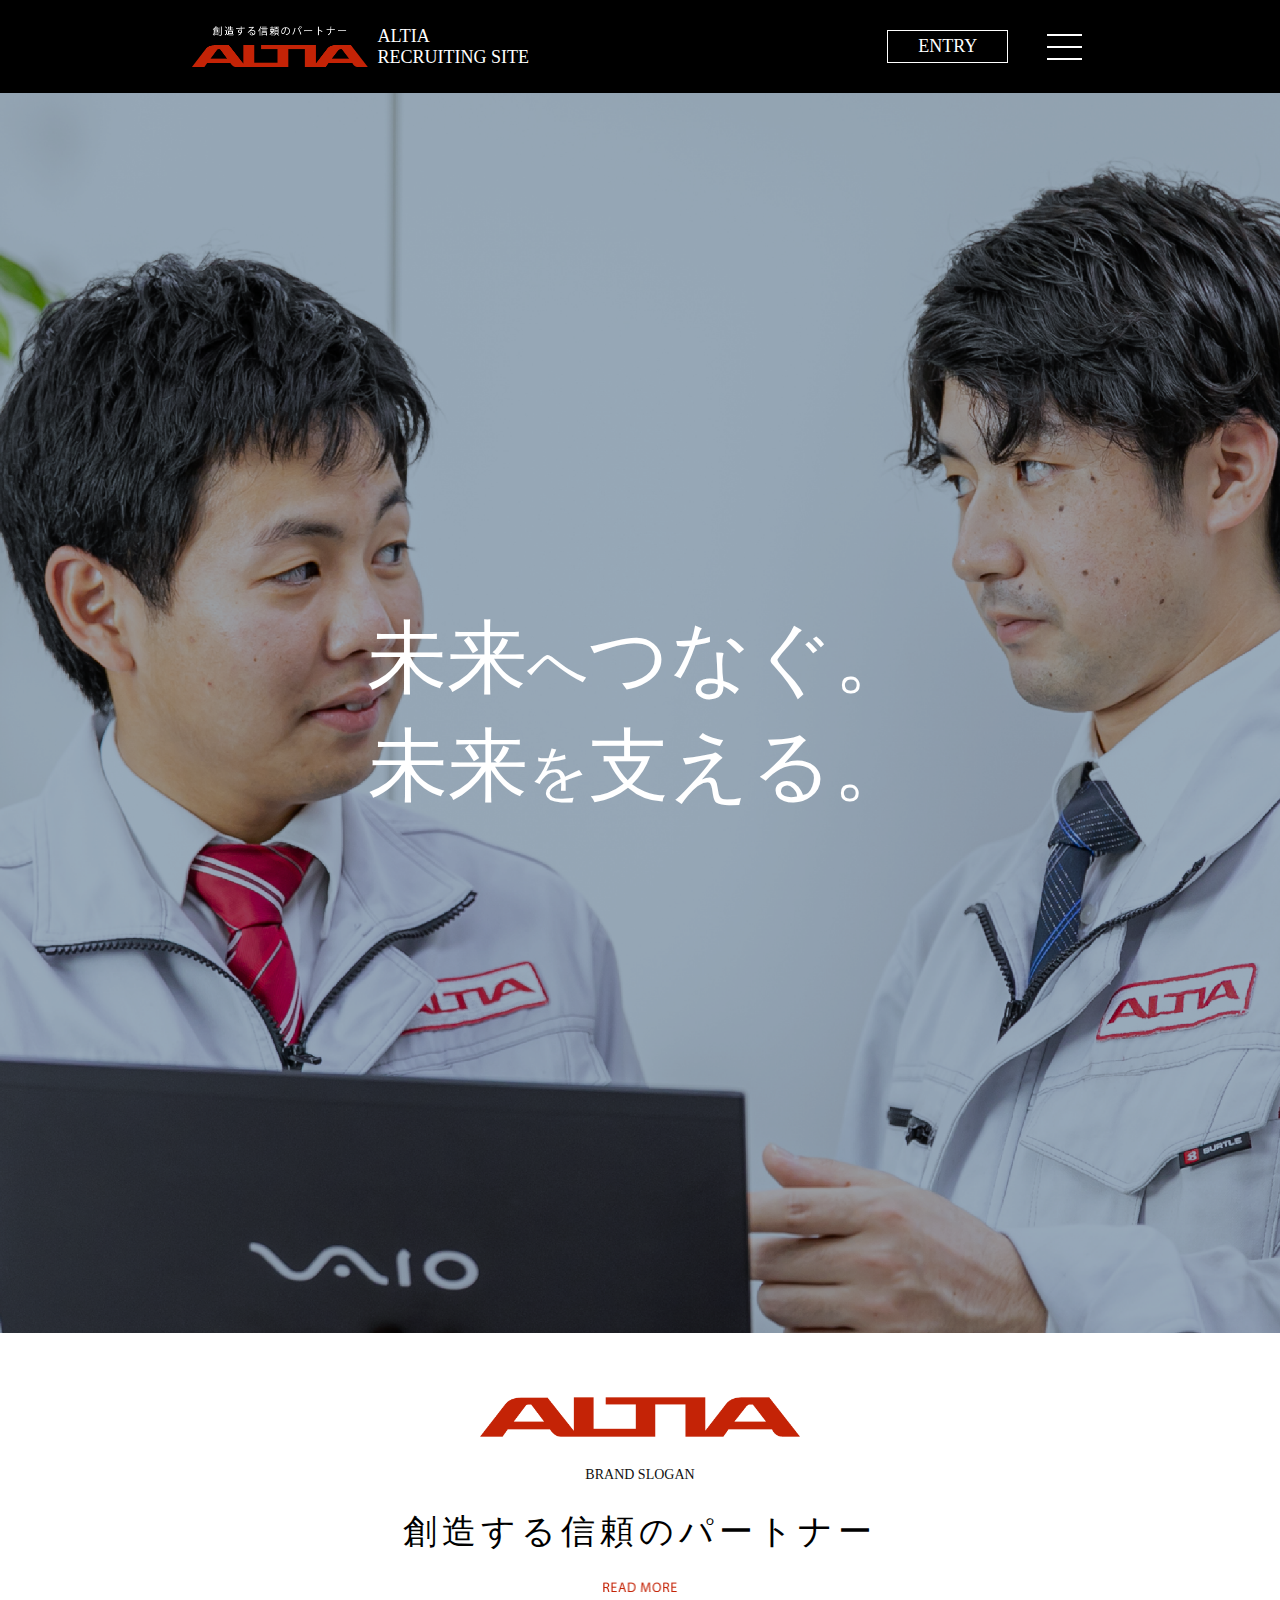
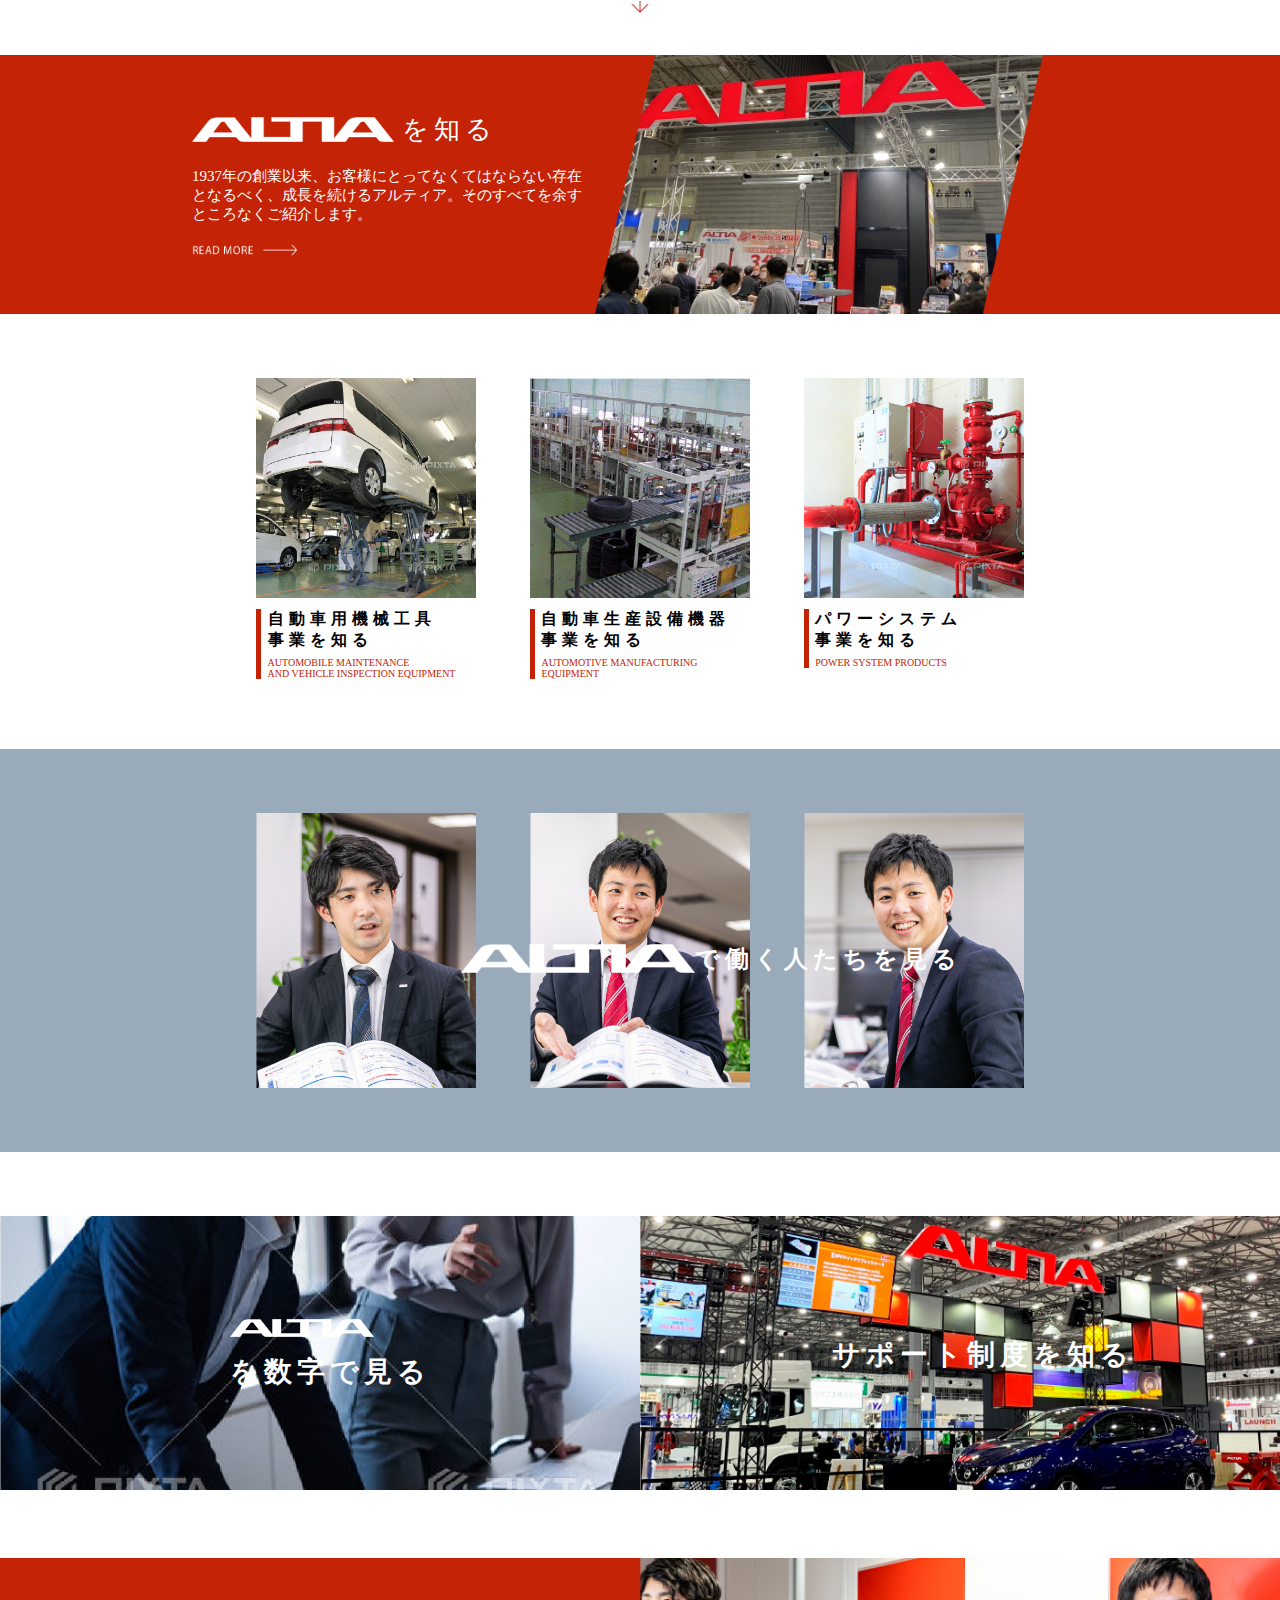
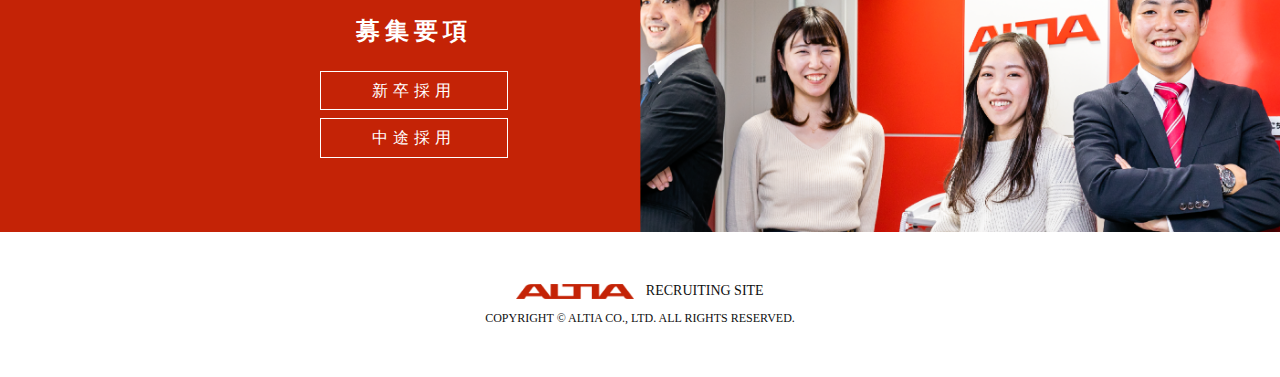
<file: index.html>
<!DOCTYPE html>
<html>
  <head>
    <meta charset="UTF-8" />
    <meta name="viewport" content="width=device-width,initial-scale=1" />
	<link href="https://fonts.googleapis.com/icon?family=Material+Icons" rel="stylesheet">
    <link rel="stylesheet" href="https://cdnjs.cloudflare.com/ajax/libs/font-awesome/4.7.0/css/font-awesome.min.css">
    <title>ALTIA</title>
    <meta name="robots" content="noindex" />
    <link rel="favicon"  href="img/favicon.png">
    <link rel="stylesheet" href="css/style.css" type="text/css"/>
    <link rel="stylesheet" href="css/style_sp.css" type="text/css"/>
  </head>

  <body>
	<header>
      <div class="header">
          <div class="header_content">
            <div class="logo">
              <a href="index.html">
                <img src="img/logo_white.png" class="logo-white">
                <p>ALTIA<br>RECRUITING SITE</p>
              </a>
              
            </div>                
            <div class="menu_btn">
                <a href="#" class="header_entry">ENTRY</a>
                
                <div class="container" onclick="openNav(this)">
                    <div class="bar1"></div>
                    <div class="bar2"></div>
                    <div class="bar3"></div>
                </div>
            </div>
          </div>

        <div id="myNav" class="overlay">
            <div class="hamburger-header">
                <div class="hamburger">
                   <a href="index.html">
                    <img src="img/logo_black.png" class="logo-black">
                    <p>ALTIA<br>RECRUITING SITE</p>
                  </a> 
                </div>
                <div class="hamburger-container" onclick="openNav(this)">
                    <div class="bar1"></div>
                    <div class="bar2"></div>
                    <div class="bar3"></div>
                </div>
            </div>
            
            <div class="overlay-content">
                <div class="hamburger_entry">
                    <a href="#">ENTRY</a>
                </div>
              <ul class="main-menu"> 
                  <li class=""><a href="#">ALTIAを知る<span class="right"></span></a></li>
                  <li class="sub-works">
                    <a href="#">事業を知る<span class="plus"></span></a>
                    <ul class="sub-menu">
                        <li>
                            <a href="#">
                                <svg version="1.1" xmlns="http://www.w3.org/2000/svg" xmlns:xlink="http://www.w3.org/1999/xlink" x="0px" y="0px" width="40px"
                                 height="1px" viewBox="0 0 59.5 1" style="overflow:visible;background:grey;" >
                             </svg>自動車用機械工具事業を知る
                            </a>
                        </li>
                        <li>
                            <a href="#">
                                <svg version="1.1" xmlns="http://www.w3.org/2000/svg" xmlns:xlink="http://www.w3.org/1999/xlink" x="0px" y="0px" width="40px"
                                 height="1px" viewBox="0 0 59.5 1" style="overflow:visible;background:grey;" >
                             </svg>自動車生産設備機器事業を知る
                            </a>
                        </li>
                        <li>
                            <a href="#">
                                <svg version="1.1" xmlns="http://www.w3.org/2000/svg" xmlns:xlink="http://www.w3.org/1999/xlink" x="0px" y="0px" width="40px"
                                 height="1px" viewBox="0 0 59.5 1" style="overflow:visible;background:grey;" >
                             </svg>パワーシステム事業を知る
                            </a>
                        </li>
                    </ul>
                  </li>
                  <li class="sub-depart">
                    <a href="#">ALTIAで働く人たちを見る<span class="coming">COMING SOON</span><span class="plus"></span></a>
                    <ul class="sub-menu">
                        <li>
                            <a href="#">
                                <svg version="1.1" xmlns="http://www.w3.org/2000/svg" xmlns:xlink="http://www.w3.org/1999/xlink" x="0px" y="0px" width="40px"
                                 height="1px" viewBox="0 0 59.5 1" style="overflow:visible;background:grey;" >
                             </svg>名前□□□□    □□□部□□□□□□□□
                            </a>
                        </li>
                        <li>
                            <a href="#">
                                <svg version="1.1" xmlns="http://www.w3.org/2000/svg" xmlns:xlink="http://www.w3.org/1999/xlink" x="0px" y="0px" width="40px"
                                 height="1px" viewBox="0 0 59.5 1" style="overflow:visible;background:grey;" >
                             </svg>名前□□□□    □□□部□□□□□□□□
                            </a>
                        </li>
                        <li>
                            <a href="#">
                                <svg version="1.1" xmlns="http://www.w3.org/2000/svg" xmlns:xlink="http://www.w3.org/1999/xlink" x="0px" y="0px" width="40px"
                                 height="1px" viewBox="0 0 59.5 1" style="overflow:visible;background:grey;" >
                             </svg>名前□□□□    □□□部□□□□□□□□
                            </a>
                        </li>
                        <li>
                            <a href="#">
                                <svg version="1.1" xmlns="http://www.w3.org/2000/svg" xmlns:xlink="http://www.w3.org/1999/xlink" x="0px" y="0px" width="40px"
                                 height="1px" viewBox="0 0 59.5 1" style="overflow:visible;background:grey;" >
                             </svg>名前□□□□    □□□部□□□□□□□□
                            </a>
                        </li>
                        <li>
                            <a href="#">
                                <svg version="1.1" xmlns="http://www.w3.org/2000/svg" xmlns:xlink="http://www.w3.org/1999/xlink" x="0px" y="0px" width="40px"
                                 height="1px" viewBox="0 0 59.5 1" style="overflow:visible;background:grey;" >
                             </svg>名前□□□□    □□□部□□□□□□□□
                            </a>
                        </li>
                        <li>
                            <a href="#">
                                <svg version="1.1" xmlns="http://www.w3.org/2000/svg" xmlns:xlink="http://www.w3.org/1999/xlink" x="0px" y="0px" width="40px"
                                 height="1px" viewBox="0 0 59.5 1" style="overflow:visible;background:grey;" >
                             </svg>名前□□□□    □□□部□□□□□□□□
                            </a>
                        </li>
                    </ul>
                  </li>
                  <li class="">
                    <a href="#">ALTIAを数字で見る<span class="coming">COMING SOON</span><span class="right"></span></a>

                  </li>
                  <li class=""><a href="recruit_new.html">新卒採用　募集要項を見る<span class="right"></span></a></li>
                  <li class=""><a href="recruit_old.html">中途採用　募集要項を見る<span class="right"></span></a></li>
              </ul>
              <p>COPYRIGHT © ALTIA CO., LTD. ALL RIGHTS RESERVED.</p>
            </div>
        </div>    
      </div>
    </header>

    <section class="top-banner">
        <h2>未来<span class="small">へ</span>つなぐ。<br>未来<span class="small">を</span>支える。</h2>
    </section>

    <section class="slogan">
        <img src="img/brand_logo.png" class="brand">
        <p>BRAND SLOGAN</p>
        <h4>創造する信頼のパートナー</h4>
        <img src="img/more.png" class="more">
        <p class="slogan-content">
            「お客様にとって身近で親しみやすい<br class="sp">信頼のおけるパートナー」 を目指し、<br>アルティアは1937年の創業以来<br class="sp">成長を続けてきました。<br>自動車業界は日々、急速に進化しています。 <br>新しい技術、便利な機能が増える一方、<br class="sp">進化が新たな未知のリスクをもたらすことも。 <br>私たちの使命は、移り変わる時代の中でも<br> 柔軟な発想や技術力で <br>自動車と社会で生きる人々の安全、命を守ること。 <br>そしてお客様にとって親しみやすく <br>信頼のおけるビジネスパートナーとして<br class="sp">s必要とされ続けること。 <br>アルティアはクルマが走る限り<br class="sp">客様と共に走り続けます。  
        </p>
    </section>
    
    <section class="know">
        <div class="know-content">
            <div class="know-title">
                <img src="img/know_logo.png">
                <h4>を知る</h4>
            </div>
            <p>1937年の創業以来、<br class="sp">お客様にとってなくてはならない存在となるべく、<br class="sp">成長を続けるアルティア。<br class="sp">そのすべてを余すところなくご紹介します。</p>
            <img src="img/more-right.png" class="more-right pc">
            <img src="img/more_white.png" class="more-right sp">
        </div>
        <img src="img/intro_img.png" class="intro-img pc">
        <img src="img/intro_img_sp.png" class="intro-img sp">
    </section>

    <section class="works">
        <div class="work-box">
            <img src="img/work1.png">
            <div class="work-content">
                <h5>自動車用機械工具<br>事業を知る</h5>
                <p>AUTOMOBILE MAINTENANCE<br>AND VEHICLE INSPECTION EQUIPMENT</p>
            </div>
        </div>
        <div class="work-box">
            <img src="img/work2.png">
            <div class="work-content">
                <h5>自動車生産設備機器<br>事業を知る</h5>
                <p>AUTOMOTIVE MANUFACTURING<br>EQUIPMENT</p>
            </div>
        </div>
        <div class="work-box">
            <img src="img/work3.png">
            <div class="work-content">
                <h5>パワーシステム<br>事業を知る</h5>
                <p>POWER SYSTEM PRODUCTS</p>
            </div>
        </div>
    </section>

    <section class="depart">
        <img src="img/1.png">
        <img src="img/2.png">
        <img src="img/3.png">
        <div class="depart-content">
            <img src="img/know_logo.png">
            <h4>で働く人たちを見る</h4>
        </div>
    </section>

    <section class="contents">
        <div class="number">
            <a href="#">
                <img src="img/know1.png">
            </a>
            <div class="number-content">
                <img src="img/know_logo.png">
                <h5>を数字で見る</h5>
            </div>
        </div>
        <div class="support">
            <a href="#">
                <img src="img/know2.png">
            </a>
            <div class="support-content">
                <h5>サポート制度を知る</h5>
            </div>
        </div>
    </section>

    <section class="recruit">
        <div class="recruit-content pc">
            <h5>募集要項</h5>
            <p><a href="recruit_new.html">新卒採用</a></p>
            <p><a href="recruit_old.html">中途採用</a></p>
        </div>
        <img src="img/recruit_img.png">
        <div class="recruit-content sp">
            <h5>募集要項</h5>
            <div class="recruit-links">
                <a href="recruit_new.html">新卒採用</a>
                <a href="recruit_old.html">中途採用</a>
            </div>            
        </div>
    </section>

    

    <footer>
       <div class="footer-logo">
   			<a href="index.html">
            	<img src="img/brand_logo.png">
                <p>RECRUITING SITE</p>
            </a>      	
       </div>
        <p class="copyright">COPYRIGHT © ALTIA CO., LTD. ALL RIGHTS RESERVED.</p>
    </footer>

<script src="https://code.jquery.com/jquery-3.5.1.min.js" type="text/javascript"></script>
<script src="js/script.js"></script>

</body>
</html>
</file>
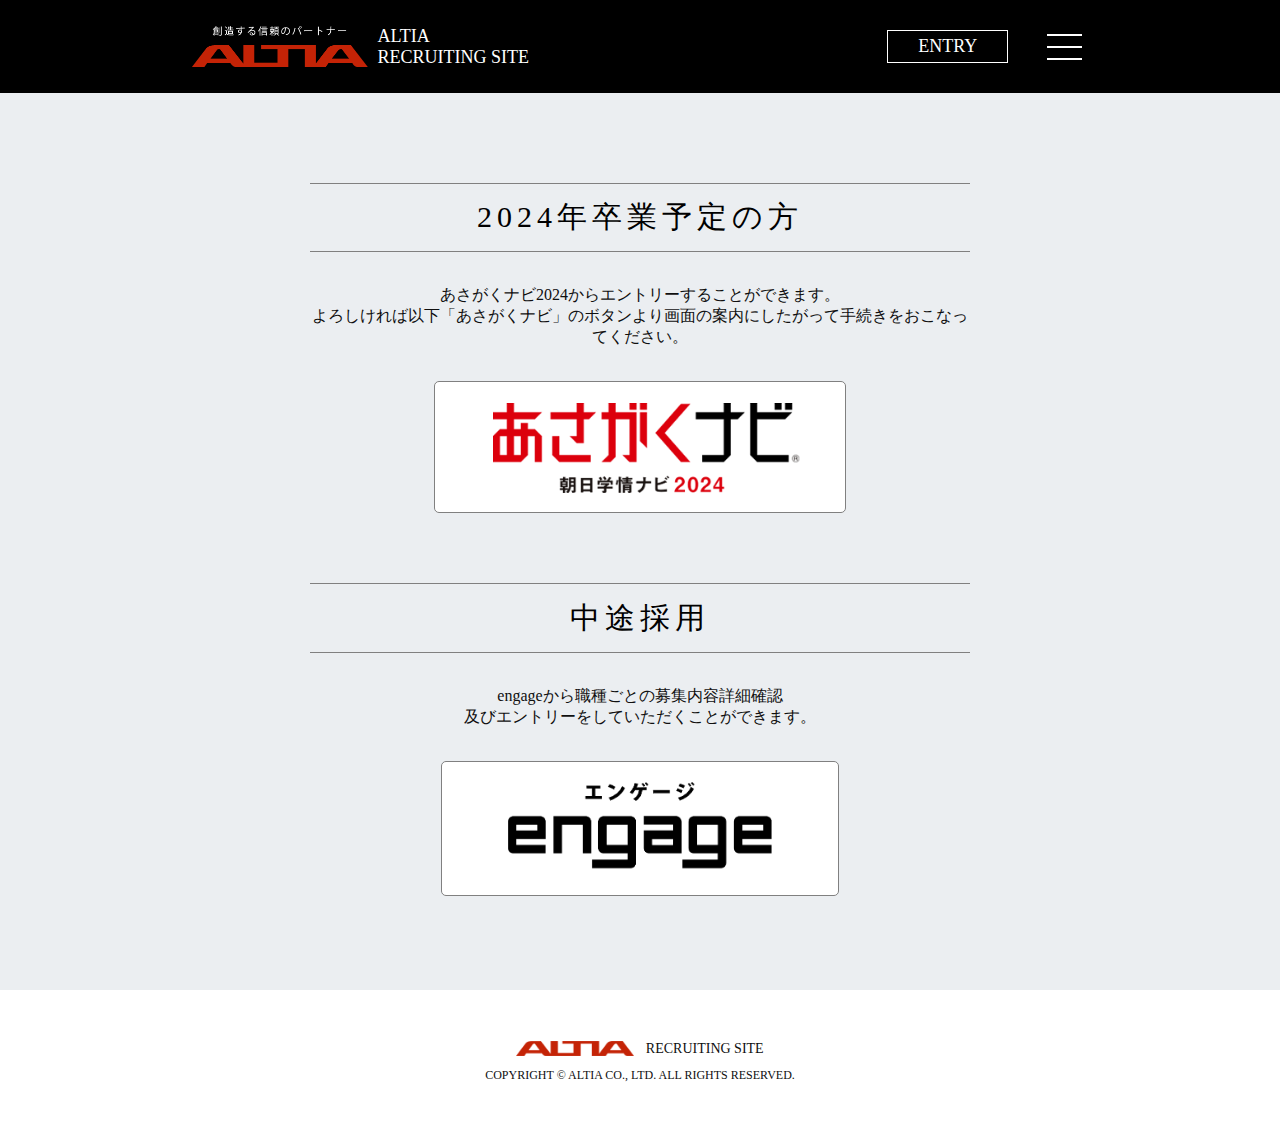
<file: gadge.html>
<!DOCTYPE html>
<html>
  <head>
    <meta charset="UTF-8" />
    <meta name="viewport" content="width=device-width,initial-scale=1" />
	<link href="https://fonts.googleapis.com/icon?family=Material+Icons" rel="stylesheet">
    <link rel="stylesheet" href="https://cdnjs.cloudflare.com/ajax/libs/font-awesome/4.7.0/css/font-awesome.min.css">
    <title>ALTIA</title>
    <meta name="robots" content="noindex" />
    <link rel="favicon"  href="img/favicon.png">
    <link rel="stylesheet" href="css/style.css" type="text/css"/>
    <link rel="stylesheet" href="css/style_sp.css" type="text/css"/>
  </head>

  <body class="gadge">
	<header>
      <div class="header">
          <div class="header_content">
            <div class="logo">
              <a href="index.html">
                <img src="img/logo_white.png" class="logo-white">
                <p>ALTIA<br>RECRUITING SITE</p>
              </a>
              
            </div>                
            <div class="menu_btn">
                <a href="#" class="header_entry">ENTRY</a>
                
                <div class="container" onclick="openNav(this)">
                    <div class="bar1"></div>
                    <div class="bar2"></div>
                    <div class="bar3"></div>
                </div>
            </div>
          </div>

        <div id="myNav" class="overlay">
            <div class="hamburger-header">
                <div class="hamburger">
                   <a href="index.html">
                    <img src="img/logo_black.png" class="logo-black">
                    <p>ALTIA<br>RECRUITING SITE</p>
                  </a> 
                </div>
                <div class="hamburger-container" onclick="openNav(this)">
                    <div class="bar1"></div>
                    <div class="bar2"></div>
                    <div class="bar3"></div>
                </div>
            </div>
            
            <div class="overlay-content">
                <div class="hamburger_entry">
                    <a href="#">ENTRY</a>
                </div>
              <ul class="main-menu"> 
                  <li class=""><a href="#">ALTIAを知る<span class="right"></span></a></li>
                  <li class="sub-works">
                    <a href="#">事業を知る<span class="plus"></span></a>
                    <ul class="sub-menu">
                        <li>
                            <a href="#">
                                <svg version="1.1" xmlns="http://www.w3.org/2000/svg" xmlns:xlink="http://www.w3.org/1999/xlink" x="0px" y="0px" width="40px"
                                 height="1px" viewBox="0 0 59.5 1" style="overflow:visible;background:grey;" >
                             </svg>自動車用機械工具事業を知る
                            </a>
                        </li>
                        <li>
                            <a href="#">
                                <svg version="1.1" xmlns="http://www.w3.org/2000/svg" xmlns:xlink="http://www.w3.org/1999/xlink" x="0px" y="0px" width="40px"
                                 height="1px" viewBox="0 0 59.5 1" style="overflow:visible;background:grey;" >
                             </svg>自動車生産設備機器事業を知る
                            </a>
                        </li>
                        <li>
                            <a href="#">
                                <svg version="1.1" xmlns="http://www.w3.org/2000/svg" xmlns:xlink="http://www.w3.org/1999/xlink" x="0px" y="0px" width="40px"
                                 height="1px" viewBox="0 0 59.5 1" style="overflow:visible;background:grey;" >
                             </svg>パワーシステム事業を知る
                            </a>
                        </li>
                    </ul>
                  </li>
                  <li class="sub-depart">
                    <a href="#">ALTIAで働く人たちを見る<span class="coming">COMING SOON</span><span class="plus"></span></a>
                    <ul class="sub-menu">
                        <li>
                            <a href="#">
                                <svg version="1.1" xmlns="http://www.w3.org/2000/svg" xmlns:xlink="http://www.w3.org/1999/xlink" x="0px" y="0px" width="40px"
                                 height="1px" viewBox="0 0 59.5 1" style="overflow:visible;background:grey;" >
                             </svg>名前□□□□    □□□部□□□□□□□□
                            </a>
                        </li>
                        <li>
                            <a href="#">
                                <svg version="1.1" xmlns="http://www.w3.org/2000/svg" xmlns:xlink="http://www.w3.org/1999/xlink" x="0px" y="0px" width="40px"
                                 height="1px" viewBox="0 0 59.5 1" style="overflow:visible;background:grey;" >
                             </svg>名前□□□□    □□□部□□□□□□□□
                            </a>
                        </li>
                        <li>
                            <a href="#">
                                <svg version="1.1" xmlns="http://www.w3.org/2000/svg" xmlns:xlink="http://www.w3.org/1999/xlink" x="0px" y="0px" width="40px"
                                 height="1px" viewBox="0 0 59.5 1" style="overflow:visible;background:grey;" >
                             </svg>名前□□□□    □□□部□□□□□□□□
                            </a>
                        </li>
                        <li>
                            <a href="#">
                                <svg version="1.1" xmlns="http://www.w3.org/2000/svg" xmlns:xlink="http://www.w3.org/1999/xlink" x="0px" y="0px" width="40px"
                                 height="1px" viewBox="0 0 59.5 1" style="overflow:visible;background:grey;" >
                             </svg>名前□□□□    □□□部□□□□□□□□
                            </a>
                        </li>
                        <li>
                            <a href="#">
                                <svg version="1.1" xmlns="http://www.w3.org/2000/svg" xmlns:xlink="http://www.w3.org/1999/xlink" x="0px" y="0px" width="40px"
                                 height="1px" viewBox="0 0 59.5 1" style="overflow:visible;background:grey;" >
                             </svg>名前□□□□    □□□部□□□□□□□□
                            </a>
                        </li>
                        <li>
                            <a href="#">
                                <svg version="1.1" xmlns="http://www.w3.org/2000/svg" xmlns:xlink="http://www.w3.org/1999/xlink" x="0px" y="0px" width="40px"
                                 height="1px" viewBox="0 0 59.5 1" style="overflow:visible;background:grey;" >
                             </svg>名前□□□□    □□□部□□□□□□□□
                            </a>
                        </li>
                    </ul>
                  </li>
                  <li class="">
                    <a href="#">ALTIAを数字で見る<span class="coming">COMING SOON</span><span class="right"></span></a>

                  </li>
                  <li class=""><a href="recruit_new.html">新卒採用　募集要項を見る<span class="right"></span></a></li>
                  <li class=""><a href="recruit_old.html">中途採用　募集要項を見る<span class="right"></span></a></li>
              </ul>
              <p>COPYRIGHT © ALTIA CO., LTD. ALL RIGHTS RESERVED.</p>
            </div>
        </div>    
      </div>
    </header>


    <section class="gadge-content">
        <div class="gadge-box">
            <h4>2024年卒業予定の方</h4>
            <p>あさがくナビ2024から<br class="sp">エントリーすることができます。<br>よろしければ以下「あさがくナビ」のボタンより<br class="sp">画面の案内にしたがって<br class="sp">手続きをおこなってください。</p>
            <div class="asahi-link">
                <a href="https://www.gakujo.ne.jp/2024/company/baseinfo/10272/"><img src="img/asahi.png"></a>
            </div>
        </div>
        <div class="gadge-box">
            <h4>中途採用</h4>
            <p>engageから職種ごとの募集内容詳細確認<br>及びエントリーをしていただくことができます。</p>
            <div class="engage-link">
                <a href="https://en-gage.net/altia/"><img src="img/engage.png"></a>
            </div>
        </div>
    </section>

    <footer>
       <div class="footer-logo">
   			<a href="index.html">
            	<img src="img/brand_logo.png">
                <p>RECRUITING SITE</p>
            </a>      	
       </div>
        <p class="copyright">COPYRIGHT © ALTIA CO., LTD. ALL RIGHTS RESERVED.</p>
    </footer>

<script src="https://code.jquery.com/jquery-3.5.1.min.js" type="text/javascript"></script>
<script src="js/script.js"></script>

</body>
</html>
</file>
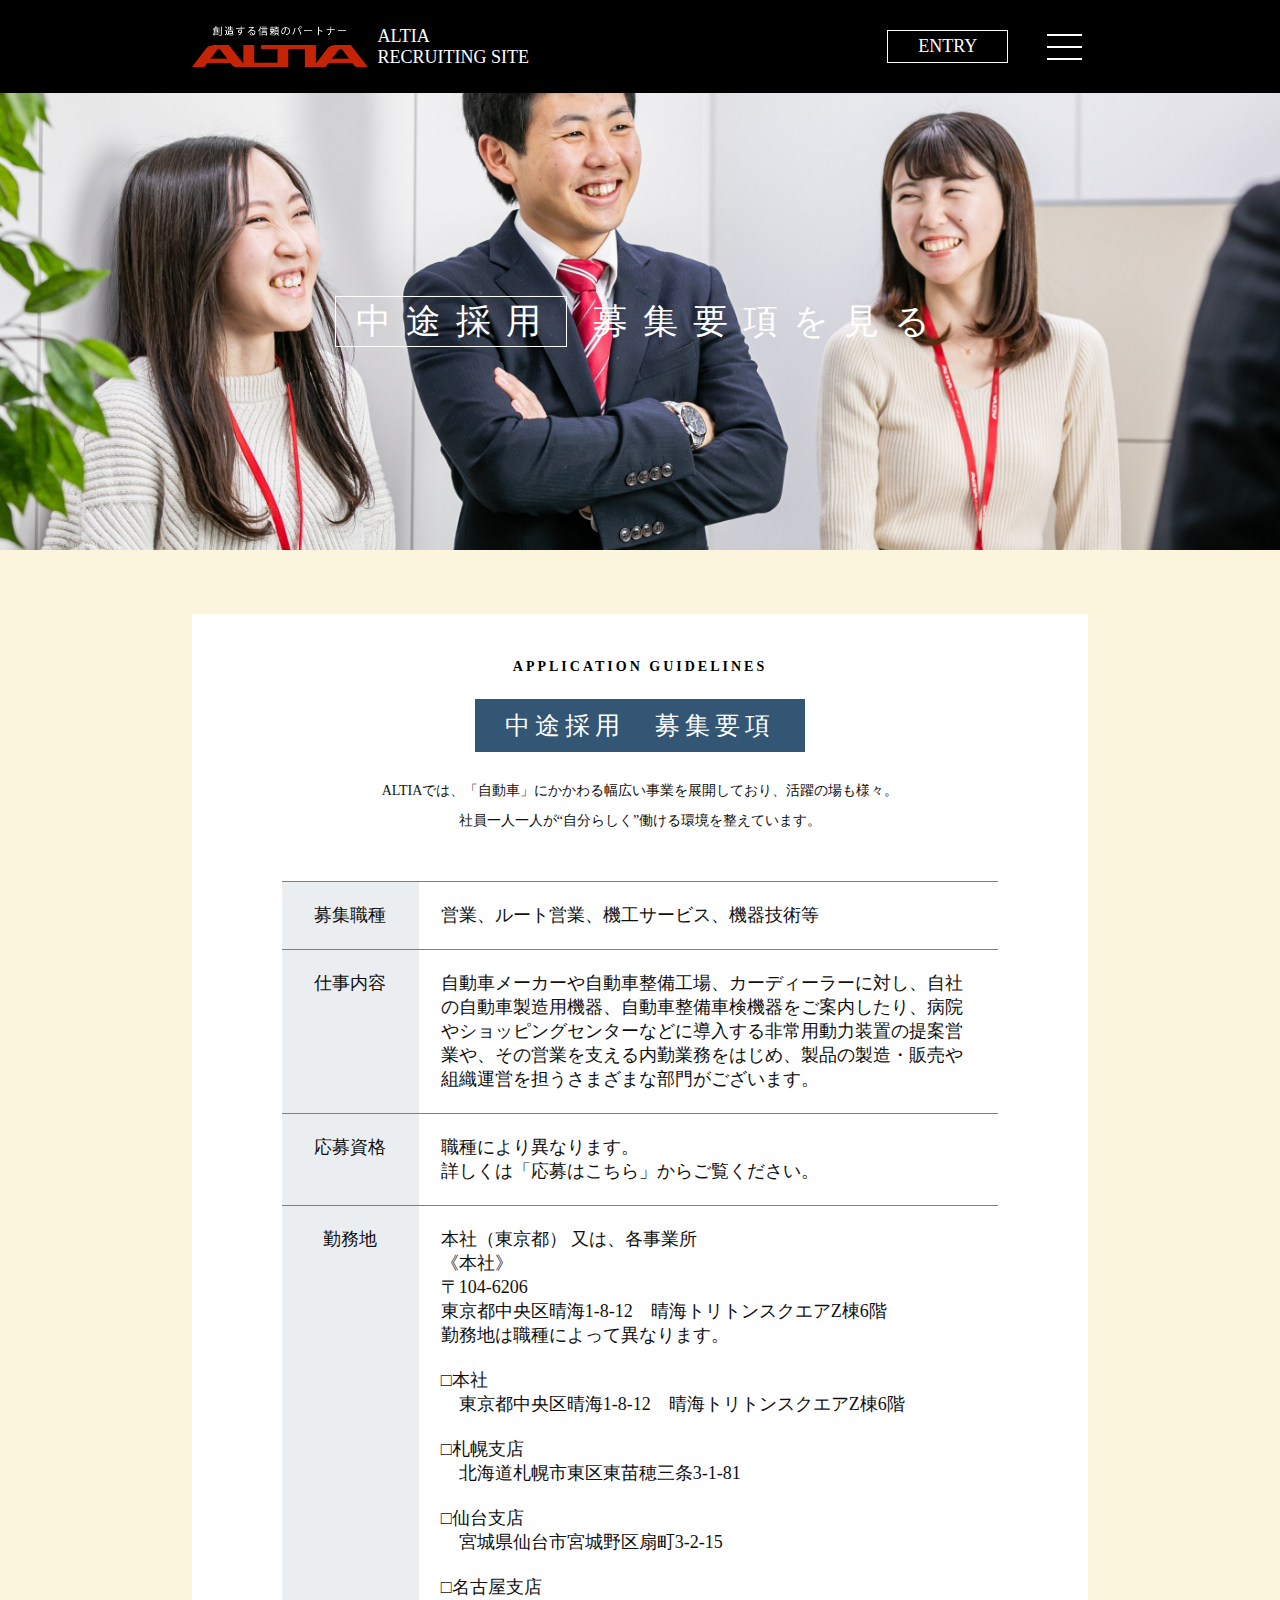
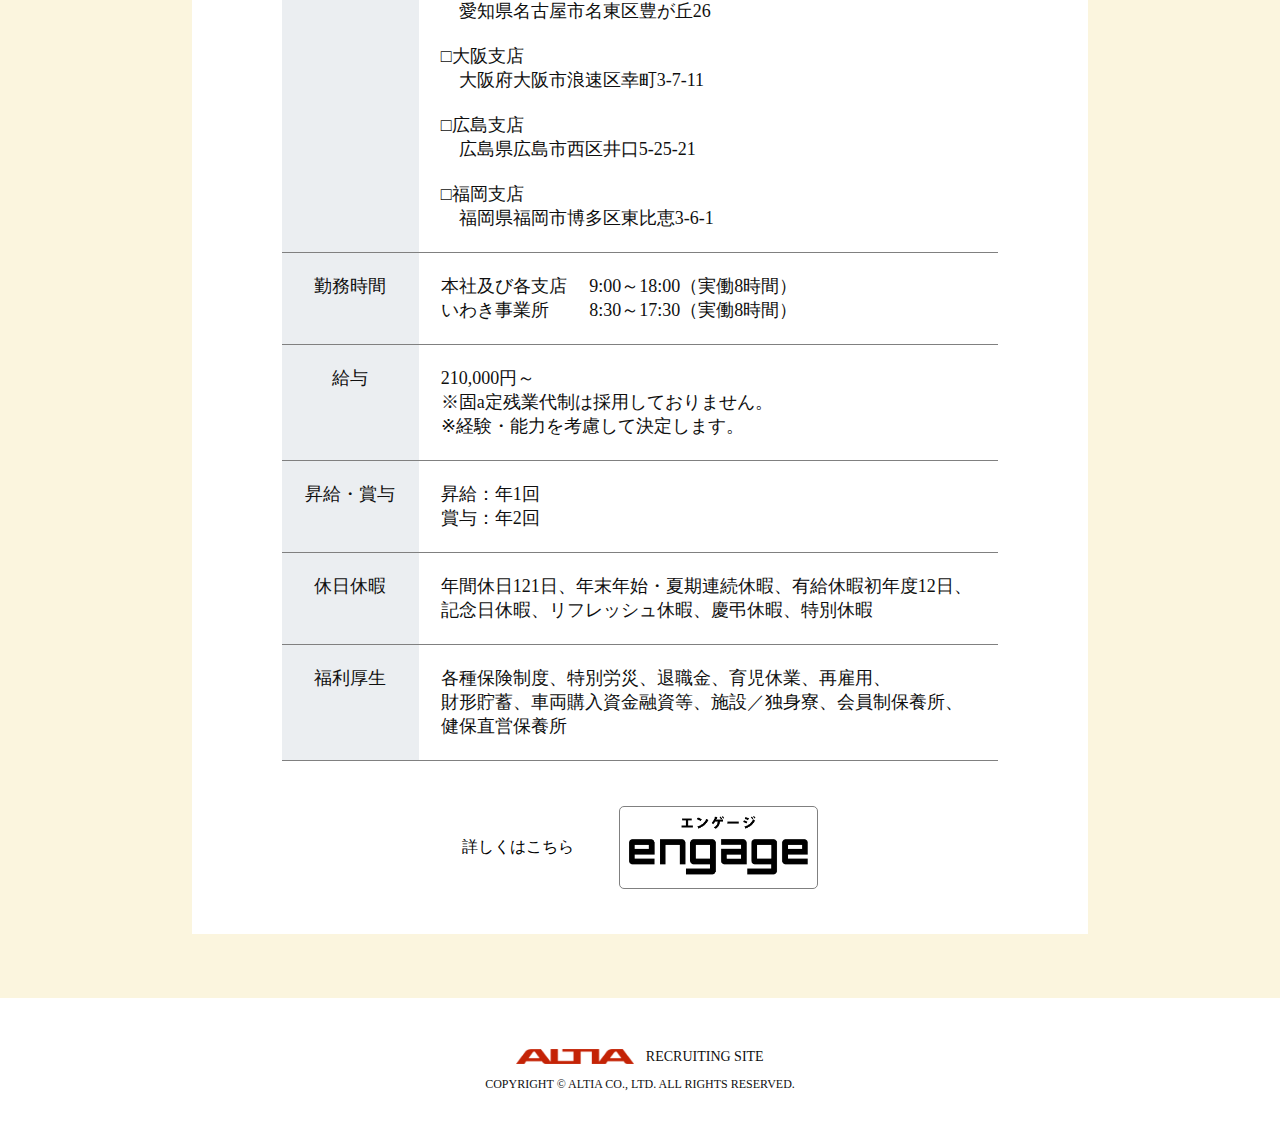
<file: recruit_old.html>
<!DOCTYPE html>
<html>
  <head>
    <meta charset="UTF-8" />
    <meta name="viewport" content="width=device-width,initial-scale=1" />
	<link href="https://fonts.googleapis.com/icon?family=Material+Icons" rel="stylesheet">
    <link rel="stylesheet" href="https://cdnjs.cloudflare.com/ajax/libs/font-awesome/4.7.0/css/font-awesome.min.css">
    <title>ALTIA</title>
    <meta name="robots" content="noindex" />
    <link rel="favicon"  href="img/favicon.png">
    <link rel="stylesheet" href="css/style.css" type="text/css"/>
    <link rel="stylesheet" href="css/style_sp.css" type="text/css"/>
  </head>

  <body class="recruit-old">
	<header>
      <div class="header">
          <div class="header_content">
            <div class="logo">
              <a href="index.html">
                <img src="img/logo_white.png" class="logo-white">
                <p>ALTIA<br>RECRUITING SITE</p>
              </a>
              
            </div>                
            <div class="menu_btn">
                <a href="#" class="header_entry">ENTRY</a>
                
                <div class="container" onclick="openNav(this)">
                    <div class="bar1"></div>
                    <div class="bar2"></div>
                    <div class="bar3"></div>
                </div>
            </div>
          </div>

        <div id="myNav" class="overlay">
            <div class="hamburger-header">
                <div class="hamburger">
                   <a href="index.html">
                    <img src="img/logo_black.png" class="logo-black">
                    <p>ALTIA<br>RECRUITING SITE</p>
                  </a> 
                </div>
                <div class="hamburger-container" onclick="openNav(this)">
                    <div class="bar1"></div>
                    <div class="bar2"></div>
                    <div class="bar3"></div>
                </div>
            </div>
            
            <div class="overlay-content">
                <div class="hamburger_entry">
                    <a href="#">ENTRY</a>
                </div>
              <ul class="main-menu"> 
                  <li class=""><a href="#">ALTIAを知る<span class="right"></span></a></li>
                  <li class="sub-works">
                    <a href="#">事業を知る<span class="plus"></span></a>
                    <ul class="sub-menu">
                        <li>
                            <a href="#">
                                <svg version="1.1" xmlns="http://www.w3.org/2000/svg" xmlns:xlink="http://www.w3.org/1999/xlink" x="0px" y="0px" width="40px"
                                 height="1px" viewBox="0 0 59.5 1" style="overflow:visible;background:grey;" >
                             </svg>自動車用機械工具事業を知る
                            </a>
                        </li>
                        <li>
                            <a href="#">
                                <svg version="1.1" xmlns="http://www.w3.org/2000/svg" xmlns:xlink="http://www.w3.org/1999/xlink" x="0px" y="0px" width="40px"
                                 height="1px" viewBox="0 0 59.5 1" style="overflow:visible;background:grey;" >
                             </svg>自動車生産設備機器事業を知る
                            </a>
                        </li>
                        <li>
                            <a href="#">
                                <svg version="1.1" xmlns="http://www.w3.org/2000/svg" xmlns:xlink="http://www.w3.org/1999/xlink" x="0px" y="0px" width="40px"
                                 height="1px" viewBox="0 0 59.5 1" style="overflow:visible;background:grey;" >
                             </svg>パワーシステム事業を知る
                            </a>
                        </li>
                    </ul>
                  </li>
                  <li class="sub-depart">
                    <a href="#">ALTIAで働く人たちを見る<span class="coming">COMING SOON</span><span class="plus"></span></a>
                    <ul class="sub-menu">
                        <li>
                            <a href="#">
                                <svg version="1.1" xmlns="http://www.w3.org/2000/svg" xmlns:xlink="http://www.w3.org/1999/xlink" x="0px" y="0px" width="40px"
                                 height="1px" viewBox="0 0 59.5 1" style="overflow:visible;background:grey;" >
                             </svg>名前□□□□    □□□部□□□□□□□□
                            </a>
                        </li>
                        <li>
                            <a href="#">
                                <svg version="1.1" xmlns="http://www.w3.org/2000/svg" xmlns:xlink="http://www.w3.org/1999/xlink" x="0px" y="0px" width="40px"
                                 height="1px" viewBox="0 0 59.5 1" style="overflow:visible;background:grey;" >
                             </svg>名前□□□□    □□□部□□□□□□□□
                            </a>
                        </li>
                        <li>
                            <a href="#">
                                <svg version="1.1" xmlns="http://www.w3.org/2000/svg" xmlns:xlink="http://www.w3.org/1999/xlink" x="0px" y="0px" width="40px"
                                 height="1px" viewBox="0 0 59.5 1" style="overflow:visible;background:grey;" >
                             </svg>名前□□□□    □□□部□□□□□□□□
                            </a>
                        </li>
                        <li>
                            <a href="#">
                                <svg version="1.1" xmlns="http://www.w3.org/2000/svg" xmlns:xlink="http://www.w3.org/1999/xlink" x="0px" y="0px" width="40px"
                                 height="1px" viewBox="0 0 59.5 1" style="overflow:visible;background:grey;" >
                             </svg>名前□□□□    □□□部□□□□□□□□
                            </a>
                        </li>
                        <li>
                            <a href="#">
                                <svg version="1.1" xmlns="http://www.w3.org/2000/svg" xmlns:xlink="http://www.w3.org/1999/xlink" x="0px" y="0px" width="40px"
                                 height="1px" viewBox="0 0 59.5 1" style="overflow:visible;background:grey;" >
                             </svg>名前□□□□    □□□部□□□□□□□□
                            </a>
                        </li>
                        <li>
                            <a href="#">
                                <svg version="1.1" xmlns="http://www.w3.org/2000/svg" xmlns:xlink="http://www.w3.org/1999/xlink" x="0px" y="0px" width="40px"
                                 height="1px" viewBox="0 0 59.5 1" style="overflow:visible;background:grey;" >
                             </svg>名前□□□□    □□□部□□□□□□□□
                            </a>
                        </li>
                    </ul>
                  </li>
                  <li class="">
                    <a href="#">ALTIAを数字で見る<span class="coming">COMING SOON</span><span class="right"></span></a>

                  </li>
                  <li class=""><a href="recruit_new.html">新卒採用　募集要項を見る<span class="right"></span></a></li>
                  <li class=""><a href="recruit_old.html">中途採用　募集要項を見る<span class="right"></span></a></li>
              </ul>
              <p>COPYRIGHT © ALTIA CO., LTD. ALL RIGHTS RESERVED.</p>
            </div>
        </div>    
      </div>
    </header>

    <section class="top-banner">
        <h2><span>中途採用</span>募集要項を見る</h2>
    </section>


    <section class="recruit-body">
        <div class="recruit-title">
            <h6>APPLICATION GUIDELINES</h6>
            <h3>中途採用　募集要項</h3>
            <p>ALTIAでは、「自動車」にかかわる<br class="sp">幅広い事業を展開しており、活躍の場も様々。<br>社員一人一人が“自分らしく”働ける環境を<br class="sp">整えています。</p>
        </div>
        <div class="recruit-old-tb">
            <div class="tb-line">
                <p>募集職種</p>
                <p>営業、ルート営業、機工サービス、機器技術等</p>
            </div>
            <div class="tb-line">
                <p>仕事内容</p>
                <p>自動車メーカーや自動車整備工場、カーディーラーに対し、自社の自動車製造用機器、自動車整備車検機器をご案内したり、病院やショッピングセンターなどに導入する非常用動力装置の提案営業や、その営業を支える内勤業務をはじめ、製品の製造・販売や組織運営を担うさまざまな部門がございます。</p>
            </div>
            <div class="tb-line">
                <p>応募資格</p>
                <p>職種により異なります。<br>詳しくは「応募はこちら」からご覧ください。</p>
            </div>
            <div class="tb-line">
                <p>勤務地</p>
                <p>本社（東京都） 又は、各事業所<br>《本社》<br>〒104-6206<br>東京都中央区晴海1-8-12　晴海トリトンスクエアZ棟6階<br>勤務地は職種によって異なります。<br><br>□本社<br>　東京都中央区晴海1-8-12　晴海トリトンスクエアZ棟6階<br><br>□札幌支店<br>　北海道札幌市東区東苗穂三条3-1-81<br><br>□仙台支店<br>　宮城県仙台市宮城野区扇町3-2-15<br><br>□名古屋支店<br>　愛知県名古屋市名東区豊が丘26<br><br>□大阪支店<br>　大阪府大阪市浪速区幸町3-7-11<br><br>□広島支店<br>                    　広島県広島市西区井口5-25-21<br><br>□福岡支店<br>　福岡県福岡市博多区東比恵3-6-1</p>
            </div>
            <div class="tb-line">
                <p>勤務時間</p>
                <p>本社及び各支店　 9:00～18:00（実働8時間）<br>いわき事業所　　 8:30～17:30（実働8時間）</p>
            </div>
            <div class="tb-line">
                <p>給与</p>
                <p>210,000円～<br>※固a定残業代制は採用しておりません。<br>※経験・能力を考慮して決定します。</p>
            </div>
            <div class="tb-line">
                <p>昇給<br class="sp">・<br class="sp">賞与</p>
                <p>昇給：年1回<br>賞与：年2回</p>
            </div>
            <div class="tb-line">
                <p>休日休暇</p>
                <p>年間休日121日、年末年始・夏期連続休暇、有給休暇初年度12日、<br>記念日休暇、リフレッシュ休暇、慶弔休暇、特別休暇</p>
            </div>
            <div class="tb-line">
                <p>福利厚生</p>
                <p>各種保険制度、特別労災、退職金、育児休業、再雇用、<br>財形貯蓄、車両購入資金融資等、施設／独身寮、会員制保養所、<br>健保直営保養所</p>
            </div>
        </div>
        <div class="recruit-link">
            <a href="https://en-gage.net/altia/">詳しくはこちら<img src="img/engage.png"></a>
        </div>
    </section>

    <footer>
       <div class="footer-logo">
   			<a href="index.html">
            	<img src="img/brand_logo.png">
                <p>RECRUITING SITE</p>
            </a>      	
       </div>
        <p class="copyright">COPYRIGHT © ALTIA CO., LTD. ALL RIGHTS RESERVED.</p>
    </footer>

<script src="https://code.jquery.com/jquery-3.5.1.min.js" type="text/javascript"></script>
<script src="js/script.js"></script>

</body>
</html>
</file>
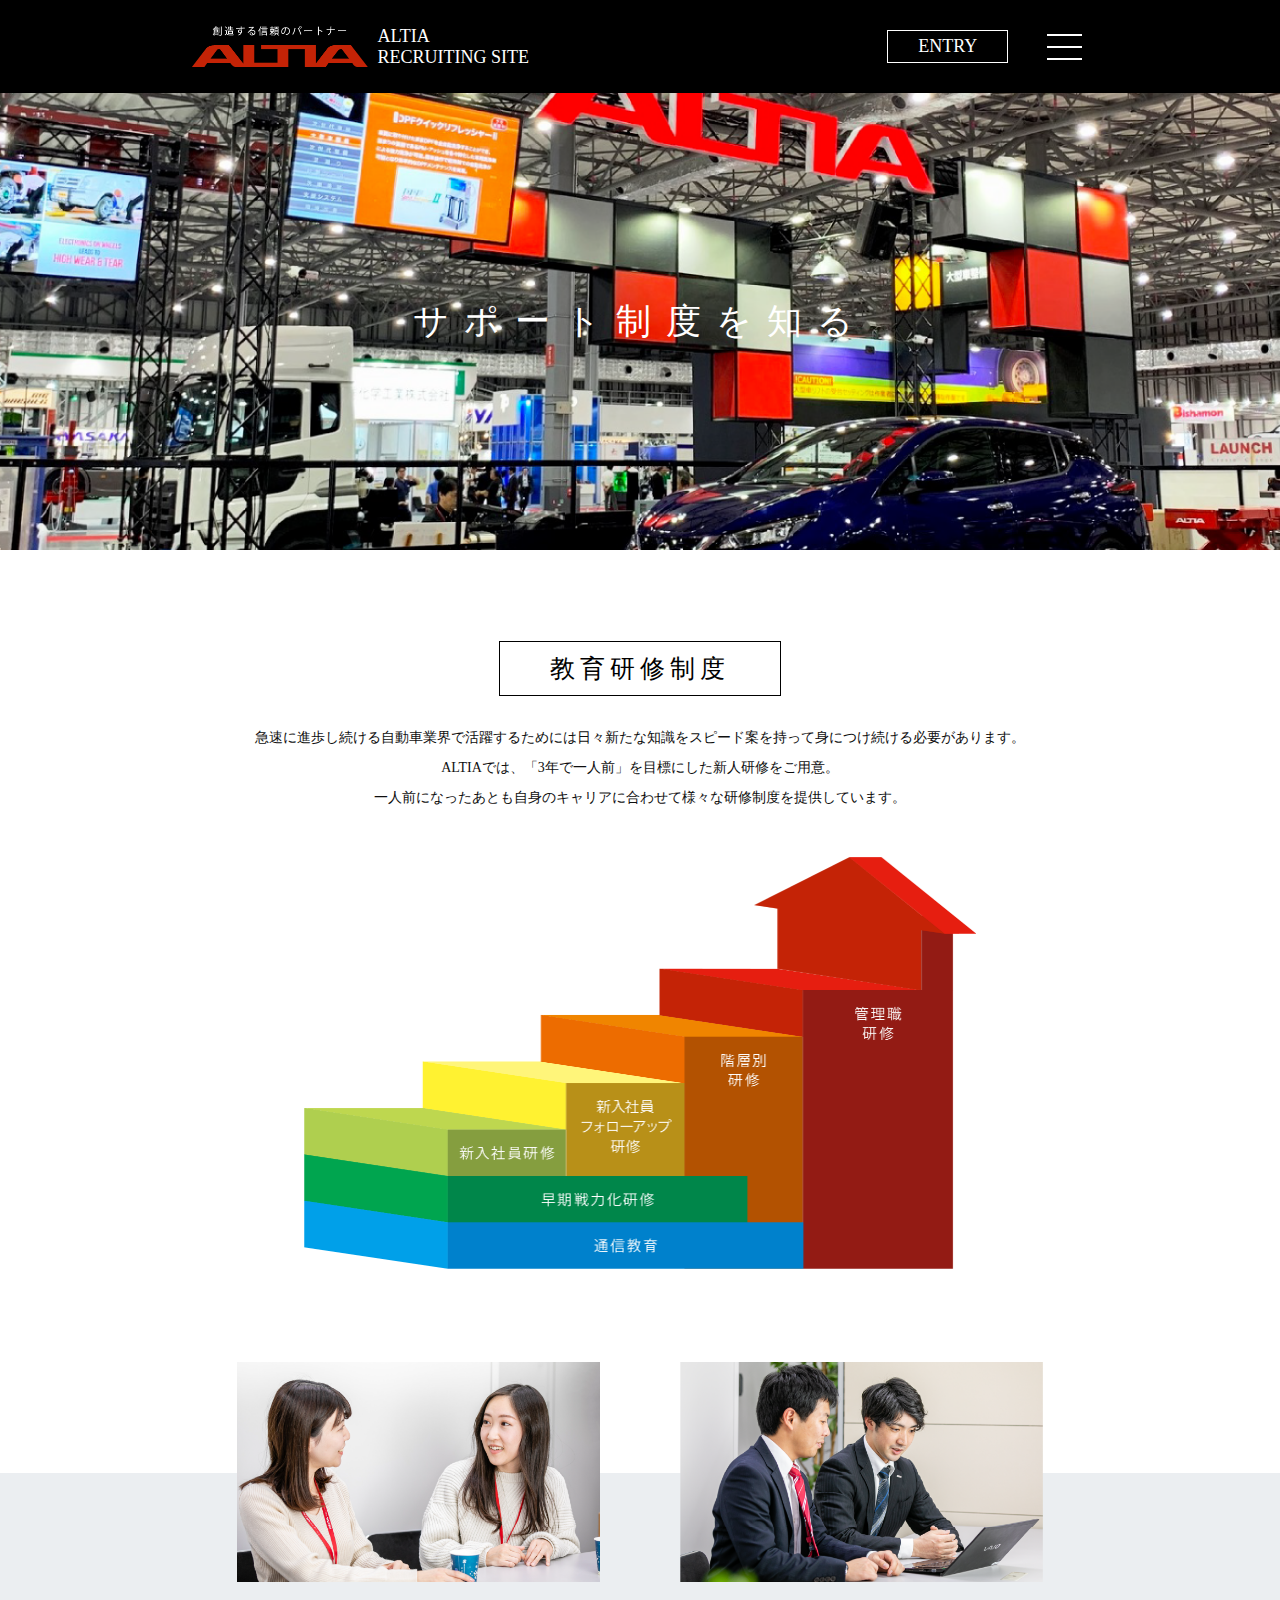
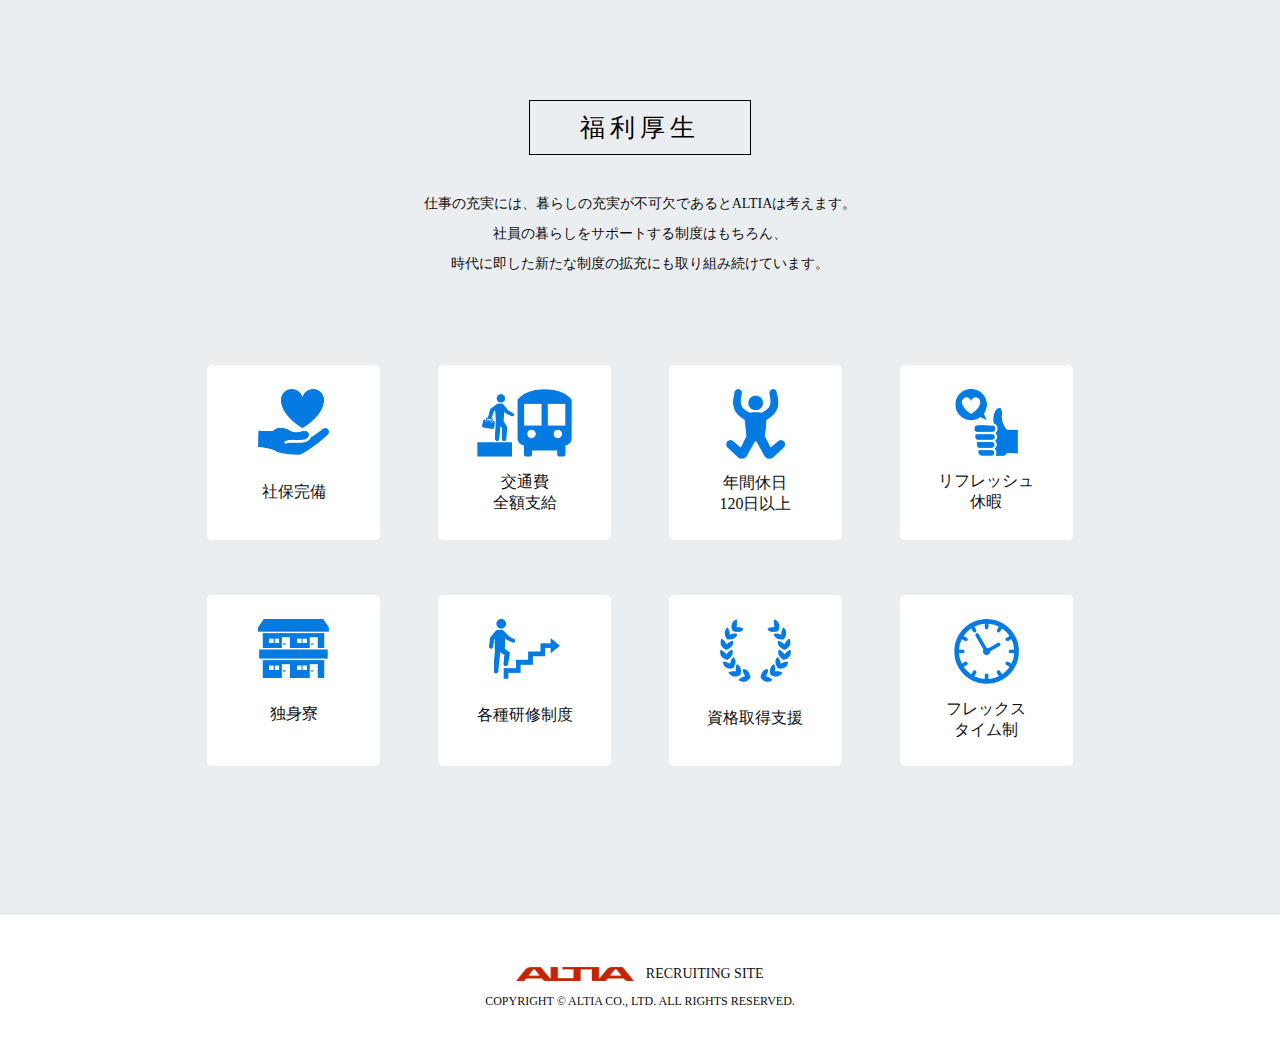
<file: welfare.html>
<!DOCTYPE html>
<html>
  <head>
    <meta charset="UTF-8" />
    <meta name="viewport" content="width=device-width,initial-scale=1" />
	<link href="https://fonts.googleapis.com/icon?family=Material+Icons" rel="stylesheet">
    <link rel="stylesheet" href="https://cdnjs.cloudflare.com/ajax/libs/font-awesome/4.7.0/css/font-awesome.min.css">
    <title>ALTIA</title>
    <meta name="robots" content="noindex" />
    <link rel="favicon"  href="img/favicon.png">
    <link rel="stylesheet" href="css/style.css" type="text/css"/>
    <link rel="stylesheet" href="css/style_sp.css" type="text/css"/>
  </head>

  <body class="welfare">
	<header>
      <div class="header">
          <div class="header_content">
            <div class="logo">
              <a href="index.html">
                <img src="img/logo_white.png" class="logo-white">
                <p>ALTIA<br>RECRUITING SITE</p>
              </a>
              
            </div>                
            <div class="menu_btn">
                <a href="#" class="header_entry">ENTRY</a>
                
                <div class="container" onclick="openNav(this)">
                    <div class="bar1"></div>
                    <div class="bar2"></div>
                    <div class="bar3"></div>
                </div>
            </div>
          </div>

        <div id="myNav" class="overlay">
            <div class="hamburger-header">
                <div class="hamburger">
                   <a href="index.html">
                    <img src="img/logo_black.png" class="logo-black">
                    <p>ALTIA<br>RECRUITING SITE</p>
                  </a> 
                </div>
                <div class="hamburger-container" onclick="openNav(this)">
                    <div class="bar1"></div>
                    <div class="bar2"></div>
                    <div class="bar3"></div>
                </div>
            </div>
            
            <div class="overlay-content">
                <div class="hamburger_entry">
                    <a href="#">ENTRY</a>
                </div>
              <ul class="main-menu"> 
                  <li class=""><a href="#">ALTIAを知る<span class="right"></span></a></li>
                  <li class="sub-works">
                    <a href="#">事業を知る<span class="plus"></span></a>
                    <ul class="sub-menu">
                        <li>
                            <a href="#">
                                <svg version="1.1" xmlns="http://www.w3.org/2000/svg" xmlns:xlink="http://www.w3.org/1999/xlink" x="0px" y="0px" width="40px"
                                 height="1px" viewBox="0 0 59.5 1" style="overflow:visible;background:grey;" >
                             </svg>自動車用機械工具事業を知る
                            </a>
                        </li>
                        <li>
                            <a href="#">
                                <svg version="1.1" xmlns="http://www.w3.org/2000/svg" xmlns:xlink="http://www.w3.org/1999/xlink" x="0px" y="0px" width="40px"
                                 height="1px" viewBox="0 0 59.5 1" style="overflow:visible;background:grey;" >
                             </svg>自動車生産設備機器事業を知る
                            </a>
                        </li>
                        <li>
                            <a href="#">
                                <svg version="1.1" xmlns="http://www.w3.org/2000/svg" xmlns:xlink="http://www.w3.org/1999/xlink" x="0px" y="0px" width="40px"
                                 height="1px" viewBox="0 0 59.5 1" style="overflow:visible;background:grey;" >
                             </svg>パワーシステム事業を知る
                            </a>
                        </li>
                    </ul>
                  </li>
                  <li class="sub-depart">
                    <a href="#">ALTIAで働く人たちを見る<span class="coming">COMING SOON</span><span class="plus"></span></a>
                    <ul class="sub-menu">
                        <li>
                            <a href="#">
                                <svg version="1.1" xmlns="http://www.w3.org/2000/svg" xmlns:xlink="http://www.w3.org/1999/xlink" x="0px" y="0px" width="40px"
                                 height="1px" viewBox="0 0 59.5 1" style="overflow:visible;background:grey;" >
                             </svg>名前□□□□    □□□部□□□□□□□□
                            </a>
                        </li>
                        <li>
                            <a href="#">
                                <svg version="1.1" xmlns="http://www.w3.org/2000/svg" xmlns:xlink="http://www.w3.org/1999/xlink" x="0px" y="0px" width="40px"
                                 height="1px" viewBox="0 0 59.5 1" style="overflow:visible;background:grey;" >
                             </svg>名前□□□□    □□□部□□□□□□□□
                            </a>
                        </li>
                        <li>
                            <a href="#">
                                <svg version="1.1" xmlns="http://www.w3.org/2000/svg" xmlns:xlink="http://www.w3.org/1999/xlink" x="0px" y="0px" width="40px"
                                 height="1px" viewBox="0 0 59.5 1" style="overflow:visible;background:grey;" >
                             </svg>名前□□□□    □□□部□□□□□□□□
                            </a>
                        </li>
                        <li>
                            <a href="#">
                                <svg version="1.1" xmlns="http://www.w3.org/2000/svg" xmlns:xlink="http://www.w3.org/1999/xlink" x="0px" y="0px" width="40px"
                                 height="1px" viewBox="0 0 59.5 1" style="overflow:visible;background:grey;" >
                             </svg>名前□□□□    □□□部□□□□□□□□
                            </a>
                        </li>
                        <li>
                            <a href="#">
                                <svg version="1.1" xmlns="http://www.w3.org/2000/svg" xmlns:xlink="http://www.w3.org/1999/xlink" x="0px" y="0px" width="40px"
                                 height="1px" viewBox="0 0 59.5 1" style="overflow:visible;background:grey;" >
                             </svg>名前□□□□    □□□部□□□□□□□□
                            </a>
                        </li>
                        <li>
                            <a href="#">
                                <svg version="1.1" xmlns="http://www.w3.org/2000/svg" xmlns:xlink="http://www.w3.org/1999/xlink" x="0px" y="0px" width="40px"
                                 height="1px" viewBox="0 0 59.5 1" style="overflow:visible;background:grey;" >
                             </svg>名前□□□□    □□□部□□□□□□□□
                            </a>
                        </li>
                    </ul>
                  </li>
                  <li class="">
                    <a href="#">ALTIAを数字で見る<span class="coming">COMING SOON</span><span class="right"></span></a>

                  </li>
                  <li class=""><a href="recruit_new.html">新卒採用　募集要項を見る<span class="right"></span></a></li>
                  <li class=""><a href="recruit_old.html">中途採用　募集要項を見る<span class="right"></span></a></li>
              </ul>
              <p>COPYRIGHT © ALTIA CO., LTD. ALL RIGHTS RESERVED.</p>
            </div>
        </div>    
      </div>
    </header>

    <section class="top-banner">
        <h2>サポート制度を知る</h2>
    </section>


    <section class="welfare-contents">
        <div class="welfare-title">
            <h3>教育研修制度</h3>
            <p>急速に進歩し続ける自動車業界で<br class="sp">活躍するためには日々新たな知識をスピード案を持って<br class="sp">身につけ続ける必要があります。<br>ALTIAでは、「3年で一人前」を目標にした<br class="sp">新人研修をご用意。<br>一人前になったあとも自身のキャリアに合わせて<br class="sp">様々な研修制度を提供しています。</p>
        </div>
        <img src="img/stair.png" class="stair">

        <div class="welfare-intro">
            <img src="img/wel1.png">
            <img src="img/wel2.png">
        </div>

    </section>

    <section class="welfare-content">
        <div class="welfare-title">
            <h3>福利厚生</h3>
            <p>仕事の充実には、<br class="sp">暮らしの充実が不可欠であるとALTIAは考えます。<br>社員の暮らしをサポートする制度はもちろん、<br>時代に即した新たな制度の拡充にも<br class="sp">取り組み続けています。</p>
        </div>
        <div class="welfare-inner">
            <div class="welfare-box">
                <img src="img/icon1.png">
                <p>社保完備</p>
            </div>
            <div class="welfare-box">
                <img src="img/icon2.png">
                <p>交通費<br>全額支給</p>
            </div>
            <div class="welfare-box">
                <img src="img/icon3.png">
                <p>年間休日<br>120日以上</p>
            </div>
            <div class="welfare-box">
                <img src="img/icon4.png">
                <p>リフレッシュ<br>休暇</p>
            </div>
            <div class="welfare-box">
                <img src="img/icon5.png">
                <p>独身寮</p>
            </div>
            <div class="welfare-box">
                <img src="img/icon6.png">
                <p>各種研修制度</p>
            </div>
            <div class="welfare-box">
                <img src="img/icon7.png">
                <p>資格取得支援</p>
            </div>
            <div class="welfare-box">
                <img src="img/icon8.png">
                <p>フレックス<br>タイム制</p>
            </div>
        </div>
    </section>

    <footer>
       <div class="footer-logo">
   			<a href="index.html">
            	<img src="img/brand_logo.png">
                <p>RECRUITING SITE</p>
            </a>      	
       </div>
        <p class="copyright">COPYRIGHT © ALTIA CO., LTD. ALL RIGHTS RESERVED.</p>
    </footer>

<script src="https://code.jquery.com/jquery-3.5.1.min.js" type="text/javascript"></script>
<script src="js/script.js"></script>

</body>
</html>
</file>
<file: css/style.css>
@charset "UTF-8";
/* CSS Document */

html{
    font-family: 'NotoSansJP';
    margin: 0;
    overflow-x: hidden;
    /*overflow-y: scroll;*/
    height: 100%;
}
body{
    height: 100%;
    font-family: 'NotoSansJP';
    margin: 0;
}
h1, h2, h3, h4, h5, h6, p, span, label, a{
    margin: 0;
}
h1{
    font-size: 97px;
}
h4, h5{
    letter-spacing: 5px;
}
p{
    font-family: "DINPro*";
    font-weight: normal;
    font-size: 18px;
    text-align: left;
    color: #0f0f0f;
}
img{
    width: 100%;
}
a{
    text-decoration: none;
}
a:hover, a:active {
/*opacity: 0.7;*/
/*transition: opacity 0.2s linear;*/
}
.pc {
    display: block!important;
}

.sp {
    display: none!important;
}


/* header */

.header {
    top: 0%;
    width: 100%;
    position: relative;
    z-index: 10;
}

.container_header {
    /*max-width: 1166px;*/
    margin: auto;
}

.header .header_content {
    display: flex;
    align-items: center;
    justify-content: space-between;
    padding: 2% 15%;
}


.contact-top img{
    width: 26px;
    height: 18px;
}
.contact-top a{
    font-size: 1vw;
}
.header .header_content .reverse_btn .reverse_link {
    color: #A30F15;
    border: 1px solid #FFD500;
    text-decoration: none;
    background-color: white;
    padding: 7px 20px;
    border-radius: 7px;
    transition: 0.5s;
}

.header .header_content .reverse_btn .reverse_link:hover {
    color: #fff;
    background-color: black;
    border: 1px solid #FFD500;
}

.header .menu_btn {
    z-index: 10;
    display: flex;
    align-items: center;
    margin-right: 5%;
}
.header_entry{
    color: white;
    font-size: 18px;
    padding: 5px 30px;
    border: 1px solid white;
}
.menu_btn .container {
    display: inline-block;
    cursor: pointer;
    padding: 0 0 0 25%;
}

.bar1 {
    width: 35px;
    height: 2px;
    background-color: white;
    transition: 0.4s;
}
.bar3 {
    width: 35px;
    height: 2px;
    background-color: white;
    transition: 0.4s;
}

.bar2 {
    width: 35px;
    height: 2px;
    background-color: white;
    transition: 0.4s;
    margin: 10px 0;
}

.change .bar1 {
    transform: rotate(-45deg) translate(-6px, 4px);
    width: 35px;
    background-color: black;
}

.change .bar2 {
    opacity: 0;
}

.change .bar3 {
    transform: rotate(45deg) translate(-12px, -11px);
    width: 35px;
    background-color: black;
}
.sub-menu{
    padding: 0!important;
    display: none;
}
.sub-menu li{
    border: none!important;
    padding: 3% 0!important;
}
.sub-menu li a{
    justify-content: flex-start!important;
    font-size: 16px!important;
}
.sub-menu li a svg{
    margin-right: 2%;
}
.overlay {
    display: none;
}

.overlay {
    height: 100vh;
    width: 0%;
    position: absolute;
    z-index: 11;
    top: 0;
    right: 0;
    background-color: white;
    overflow-x: hidden;
    transition: 0.5s;
    opacity: 0.97;
}

.overlay-content {
    position: relative;
    width: 100%;
    text-align: left;
}
.overlay-content ul.main-menu li:first-child{
    border-top: 1px solid grey;
}
.overlay-content ul.main-menu li {
    list-style: none;
    position: relative;
    background-position: bottom left;
    background-repeat: no-repeat;
    background-size: 0% 2px;
    border-bottom: 1px solid grey;
    padding: 3%;
}
.overlay-content ul.main-menu li a{
    display: flex;
    justify-content: space-between;
    align-items: center;
    color: black;
    font-size: 20px;
}
.overlay-content ul.main-menu li:nth-child(6n-2) a .coming{
    margin-left: 7%;
}
.overlay-content ul.main-menu li:nth-child(6n-2) a, .overlay-content ul.main-menu li:nth-child(6n-3) a{
    color: #9fa0a0;
}

.overlay-content ul.main-menu {
    margin: 3% 7% 5% 7%;
    padding: 0;
}

.overlay a p{
    font-family: "Noto Sans JP";
    font-weight: bold;
    font-size: 4vw;
    letter-spacing: 0.02em;
    line-height: 7vw;
    text-align: left;
    color: #fff;
}

.overlay .closebtn {
    position: absolute;
    top: 0px;
    right: 0px;
    font-size: 60px;
}
.navgation ul.main-menu li:last-child{
    /*border: 1px solid white;*/
}
.overlay a h2{
    font-family: "Josefin Sans";
    font-weight: bold;
    font-size: 8vw;
    letter-spacing: 0.05em;
    line-height: 8vw;
    text-align: left;
    color: #fff;
}
.hamburger{
    padding: 8%;
}
.hamburger a{
    display: flex;
    align-items: center;
}
.hamburger a img{
    width: 40%;
}
.hamburger a  p{
    color: black;
    font-size: 18px;
    line-height: 22px;
    margin-left: 3%;
}
.hamburger-header{
    display: flex;
    align-items: baseline;
    justify-content: space-between;
    padding: 0 15% 0 0;
}
.hamburger_entry{
    padding: 0 7%;
}
.hamburger_entry a{
    color: #c42306;
    padding: 1.5% 5%;
    border: 1px solid #c42306; 
}
.overlay-content p{
    font-size: 10px;
    padding: 0 7% 5%;
}

/* header */
header{
/*    padding: 1%;*/
    position: relative;
    z-index: 8;
    width: -webkit-fill-available;
}
.header{
    background-color: black;
}
.logo{
    display: flex;
    align-items: center;
}
.logo a{
    display: flex;
    align-items: center;
}
.logo p{
    color: white;
    margin-left: 2%;
}

.logo a img{
    width: 35%;
}
.navgation{
    display: flex;
    justify-content: flex-end;
    width: 80%;
    margin: 0% 1%;
}

/* top banner */


.right, .plus {
    display: inline-block;
    width: 30px;
    height: 30px;
    border: 1px solid grey;
    border-radius: 50%;
}

.right:after {
    content: '';
    display: inline-block;
    margin-top: 33%;
    margin-left: 27%;
    width: 10px;
    height: 10px;
    border-top: 0.5px solid #333;
    border-right: 0.5px solid #333;
    FONT-WEIGHT: 100;
    -webkit-transform: rotate(45deg);
    transform: rotate(45deg);
}
.plus:after{
    content: '+';
    display: inline-block;
    margin-top: -1%;
    margin-left: 22%;
    FONT-WEIGHT: 100;
    font-size: 30px;
}
.changed:after{
    content: '\2015';
    display: inline-block;
    margin-top: 10%;
    margin-left: 17%;
    FONT-WEIGHT: 100;
    font-size: 20px;
}

/* Top banner section */
.top-banner{
    background: url(../img/top_banner.png) no-repeat;
    background-size: cover;
    background-position: center;
    padding: 40% 0%;
    text-align: center;
}
.top-banner h2{
    font-size: 80px;
    color: white;
    font-weight: normal;
    font-family: RyuminPro Medium;
}
.small{
    font-size: 60px;
}

/* slogan section */
.slogan{
    padding: 5% 0 3%;
    text-align: center;
}
.brand{
    width: 25%;
}
.slogan p{
    font-size: 14px;
    text-align: center;
    padding: 2% 0;
/*    font-weight: bold;*/
}
.slogan h4{
    font-size: 34px;
    font-family: 小塚ゴシック Pr6N;
    font-weight: normal;
}
.more{
    width: 6%;
    margin-top: 2%;
}


/* know section */
.know{
    padding: 0 15%;
    background-color: #c42306;
    display: flex;
    align-items: center;
    color: white;
}
.know-content{
    width: 45%;
}
.intro-img{
    width: 50%;
}
.know-title{
    display: flex;
    align-items: center;
}
.know-title img{
    width: 50%;
}
.know-title h4{
    font-size: 26px;
    margin-left: 2%;
    font-weight: normal;
}
.know-content p{
    color: white;
    font-size: 15px;
    margin: 5% 0px;
}
.more-right{
    width: 26%;
}
.slogan-content{
    line-height: 26px;
    display: none;
}


/* works section */
.works{
    padding: 5% 20%;
    display: flex;
    flex-wrap: wrap;
    justify-content: space-between;
}
.work-box{
    width: calc( 30% - 10px );
}
.work-content{
    margin: 3% 0;
    padding: 0 3%;
    border-left: 5px solid #c42306;
}

.work-content h5{
    font-size: 16px;
    margin: 3% 0;
}
.work-content p{
    font-size: 10px;
    color: #c42306;
}

/* depart section */
.depart{
    padding: 5% 20%;
    display: flex;
    flex-wrap: wrap;
    justify-content: space-between;
    position: relative;
    background-color: rgb(51 86 117 / 50%);
}
.depart img{
    width: calc( 30% - 10px );
}
.depart-content{
    position: absolute;
    display: flex;
    align-items: center;
    top: 48%;
    left: 36%;
}
.depart-content h4{
    font-size: 24px;
    color: white;
}


/* contents section */
.contents{
    display: flex;
    padding: 5% 0;
}
.number, .support{
    width: 50%;
    position: relative;
}
.number-content{
    position: absolute;
    top: 37%;
    left: 36%;
}
.number-content img{
    width: 35%;
}
.number-content h5{
    font-size: 28px;
    color: white;
    margin: 3% 0;
}
.support-content{
    position: absolute;
    top: 40%;
    left: 30%;
}
.support-content h5{
    font-size: 28px;
    color: white;
    margin: 3% 0;
}

/* recruit section */
.recruit{
    display: flex;
    align-items: center;
    background-color: #c42306;
}
.recruit-content, .recruit img{
    width: 50%;
}
.recruit-content{
    color: white;
    padding: 4% 5% 4% 25%;
}
.recruit-content h5{
    font-size: 24px;
    padding: 0 0 3% 14%;
}
.recruit-content a{
    padding: 4% 20%;
    border: 1px solid white;
    font-size: 16px;
    color: white;
    letter-spacing: 5px;
}
.recruit-content p{
    margin: 10% 0;
}


/* footer section */
footer{
    padding: 4%;
}
.footer-logo a{
    display: flex;
    align-items: center;
    justify-content: center; 
}
.footer-logo a img{
    width: 10%;
}
.footer-logo a p{
    font-size: 14px;
    margin-left: 1%;
}
.copyright{
    text-align: center;
    margin: 1% 0 0;
    font-size: 12px;
}



/* recruit new page */
.recruit-new .top-banner{
    background: url(../img/recruit_new.png) no-repeat;
    background-size: cover;
    background-position: center;
    padding: 16% 0%;
}
.recruit-new .top-banner h2{
    font-size: 35px;
    color: white;
    letter-spacing: 15px;
    text-align: center;
}
.recruit-new .top-banner h2 span{
    font-size: 35px;
    color: white;
    border: 1px solid white;
    padding: 5px 10px 5px 20px;
    margin-right: 2%;
}
.recruit-new .recruit-body{
    padding: 5% 15%;
    background-color: #ebeef1;
}
.recruit-title{
    padding: 5%;
    text-align: center;
    background-color: white;
}
.recruit-title h6{
    font-size: 14px;
    letter-spacing: 3px;
}
.recruit-new .recruit-title h3{
    color: white;
    background-color: #c42306;
    padding: 10px 30px;
    font-size: 25px;
    width: fit-content;
    letter-spacing: 5px;
    margin: 3% auto;
    font-weight: normal;
}
.recruit-title p{
    font-size: 14px;
    line-height: 30px;
    text-align: center;
}
.recruit-new-tb{
    background-color: white;
    padding: 0 10%;
}
.tb-line{
    display: flex;
    border-bottom: 1px solid grey;
}
.tb-line:first-child{
    border-top: 1px solid grey;   
}
.tb-line p:first-child{
    padding: 3%;
    text-align: center;
    width: 15%;
}
.recruit-new .tb-line p:first-child{
    background-color: #fbf5de;  
}
.tb-line p:last-child{
    padding: 3%;
    width: 85%;
}
.recruit-link{
    background-color: white;
    padding: 5% 0 5%; 
}
.recruit-link a{
    display: flex;
    align-items: center;
    justify-content: center;
    color: black;
}
.recruit-link a img{
    width: 20%;
    border: 1px solid grey;
    border-radius: 5px;
    margin-left: 5%;
    padding: 1%;
}


/* recruit old page */
.recruit-old .top-banner{
    background: url(../img/recruit_old.jpg) no-repeat;
    background-size: cover;
    background-position: center;
    padding: 16% 0%;
}
.recruit-old .top-banner h2{
    font-size: 35px;
    color: white;
    letter-spacing: 15px;
    text-align: center;
}
.recruit-old .top-banner h2 span{
    font-size: 35px;
    color: white;
    border: 1px solid white;
    padding: 5px 10px 5px 20px;
    margin-right: 2%;
}
.recruit-old .recruit-body{
    padding: 5% 15%;
    background-color: #fbf5de;
}
.recruit-old-tb{
    background-color: white;
    padding: 0 10%;
}
.recruit-old .tb-line p:first-child{
    background-color: #ebeef1;  
}
.recruit-old .recruit-title h3{
    color: white;
    background-color: #335675;
    padding: 10px 30px;
    font-size: 25px;
    width: fit-content;
    letter-spacing: 5px;
    margin: 3% auto;
    font-weight: normal;
}

/* welfare page */
.welfare .top-banner{
    background: url(../img/welfare.png) no-repeat;
    background-size: cover;
    background-position: center;
    padding: 16% 0%;
}
.welfare .top-banner h2{
    font-size: 35px;
    color: white;
    letter-spacing: 15px;
    text-align: center;
}
.welfare-contents{
    padding: 5% 15%;
    text-align: center;
}
.welfare-title h3{
    color: black;
    padding: 10px 50px;
    font-size: 25px;
    width: fit-content;
    letter-spacing: 5px;
    margin: 3% auto;
    font-weight: normal;
    border: 1px solid;
}
.welfare-title p{
    font-size: 14px;
    line-height: 30px;
    text-align: center;
}
.stair{
    width: 75%;
    margin: 5% 0;
}
.welfare-intro{
    padding: 5%;
    display: flex;
    justify-content: space-between;
}
.welfare-intro img{
    width: 45%;
    z-index: 10;
}
.welfare-content{
    padding: 15% 5% 5% 5%;
    margin-top: -17%;
    background-color: #ebeef1;
}
.welfare-inner{
    display: flex;
    flex-wrap: wrap;
    padding: 5% 10%;
    justify-content: space-between;
}
.welfare-box{
    width: calc( 15% - 20px );
    border-radius: 5px;
    background-color: white;
    padding: 2% 3%;
    text-align: center;
    margin: 3%;
}
.welfare-box img{
    width: 50%;
    margin: 5% 0 4%;
}
.welfare-box p{
    font-size: 16px;
    text-align: center;
    margin: 5% 0;
}
.welfare-box:nth-child(1) img, .welfare-box:nth-child(5) img, .welfare-box:nth-child(6) img, .welfare-box:nth-child(7) img{
    width: 60%;
}
.welfare-box:nth-child(2) img{
    width: 80%;
}
.welfare-box:nth-child(4) img{
    width: 53%;
}
.welfare-box:nth-child(8) img{
    width: 55%;
}
.welfare-box:nth-child(1) p, .welfare-box:nth-child(5) p, .welfare-box:nth-child(6) p, .welfare-box:nth-child(7) p{
    margin: 15% 0;
}


/* gadge page */
.gadge-content{
    padding: 7% 20%;
    background-color: #ebeef1;
}
.gadge-box{
    margin: 0 7%;
    text-align: center;
}
.gadge-box h4{
    font-size: 30px;
    padding: 2% 0;
    font-weight: normal;
    border-top: 1px solid grey;
    border-bottom: 1px solid grey;
}
.gadge-box p{
    text-align: center;
    font-size: 16px;
    margin: 5% 0;
}
.asahi-link{
    margin: 0 0 10% 0;
}
.asahi-link a img{
    width: 60%;
    border: 1px solid grey;
    border-radius: 5px;
    padding: 1%;
    background-color: white;
}
.engage-link a img{
    width: 40%;
    border: 1px solid grey;
    border-radius: 5px;
    padding: 3% 10%;
    background-color: white;
}
</file>
<file: css/style_sp.css>
@charset "UTF-8";
/* CSS Document */
@media screen and (max-width: 1000px) {
    .header .header_content .navgation ul li {
        padding: 0px;
    }
}

@media screen and (max-width: 768px) {
    .header .navgation {
        display: none;
    }
}


@media screen and (max-width: 768px) {
    .pc {
        display: none!important;
    }
    .sp {
        display: block!important;
    }
p{
    font-size: 4vw;
    line-height: 7vw!important;
    
}
h3{
    font-size: 5.5vw;
}
h4, h5{
    letter-spacing: 0.2vw;
}
h6{
    font-size: 4.5vw;
    font-weight: normal;
}

/* header */
.header .header_content{
    display: flex;
    padding: 3% 4%;
    justify-content: space-between;
}
.overlay-content ul li a{
    color: white;
}
.logo a img {
    width: 45%;
}
.logo p{
    font-size: 3vw;
    line-height: 3vw!important;
}
.header_entry{
    font-size: 3vw;
}
.menu_btn .container{
    padding: 0 0 0 20%;
}

.overlay{
    width: 100%!important;
}
.hamburger-header{
    padding: 0 3% 0 0;
}
.hamburger{
    padding: 2% 0 5% 7%;
}
.hamburger a{
    align-items: flex-end;
}
.hamburger a p{
    font-size: 3vw;
    line-height: 3vw!important;
}
.hamburger_entry a{
    font-size: 3vw;
}
.overlay-content ul.main-menu li{
    padding: 5% 3%;
}
.overlay-content ul.main-menu li a{
    font-size: 3.5vw!important;
}
.sub-menu li a{
    font-size: 3vw!important;
}
.overlay-content ul.main-menu{
    margin: 5% 7% 5% 7%;
}

.overlay-content p{
    font-size: 2vw;
}

/* top banner section */
.top-banner{
    padding: 27% 0;
}
.top-banner h2{
    font-size: 6vw;
    line-height: 9vw;
}
.small{
    font-size: 4vw;
}

/* slogan section */
.slogan{
    padding: 10% 0;
}
.brand{
    width: 50%;
}

.slogan p{
    font-size: 3vw;
}
.slogan h4{
    font-size: 7vw;
}
.more{
    width: 15%;
}
.slogan-content{
    font-size: 4vw!important;
}

/* know section */
.know{
    padding: 10% 0 0;
    display: block; 
}
.know-content{
    width: 100%;
}
.know-title{
    justify-content: center;
}
.know-title h4{
    font-size: 5vw;
}
.know-content p{
    font-size: 4vw;
    text-align: center;
}
.intro-img{
    width: 100%;
}
.more-right{
    margin: 0 auto 5%;
    width: 15%;
}

/* works section */
.works{
    padding: 5% 7%;
    display: block;
}
.work-box{
    width: 100%;
    display: flex;
    align-items: flex-end;
    margin: 10% 0;
}
.work-box img{
    width: 45%;
}
.work-content{
    width: 50%;
    margin: 0 0 0 5%;
    padding: 0 0 0 3%;
}
.work-content h5{
    font-size: 4vw;
    font-weight: normal;
}
.work-content p{
    font-size: 2vw;
    line-height: 3vw!important;
}

/* depart section */
.depart{
    padding: 10% 0;
}
.depart-content{
    left: 10%;
    top: 45%;
}
.depart-content h4{
    font-size: 5vw;
}

/* contents section */
.contents{
    padding: 10% 0;
    display: block;
}
.number, .support{
    width: 100%;
}
.number-content{
    display: flex;
    align-items: center;
    left: 18%; 
}
.number-content img{
    width: 40%;
}
.number-content h5{
    font-size: 5vw;
    font-weight: normal;
}
.support-content h5{
    font-size: 5vw;
    font-weight: normal;
}
.number a, .support a{
    display: flex;
}

/* recruit section */
.recruit img{
    width: 100%;
}
.recruit{
    display: block;
}
.recruit-content{
    padding: 10% 0;
    width: 100%;
    text-align: center;
}
.recruit-content h5{
    padding: 0;
    font-size: 6vw;
}
.recruit-links{
    padding: 5% 10%;
    display: flex;
    align-items: center;
    justify-content: space-between;
}
.recruit-content a{
    font-size: 4vw;
    padding: 3% 8%;
}

/* footer section */
footer{
    padding: 10% 0 0;
}
.footer-logo{
    text-align: center;
}
.footer-logo a{
    display: block;
}
.footer-logo a img{
    width: 40%;
}
.footer-logo a p{
    text-align: center;
    margin: 3% 0 5%;
    font-size: 4vw;
}
.copyright{
    font-size: 3vw;
}



/* recruit new page */
.recruit-new .top-banner{
   padding: 14% 0; 
}
.recruit-new .top-banner h2{
    font-size: 5vw;
    letter-spacing: 1vw;
}
.recruit-new .top-banner h2 span{
    font-size: 5vw;
    padding: 1% 2% 1% 4%; 
}
.recruit-new .recruit-body{
    padding: 0;
}
.recruit-title{
    padding: 10% 5%;
}
.recruit-title h6{
    font-size: 4vw;
}
.recruit-title h3{
    padding: 3% 20%;
    font-size: 5vw;
    font-weight: normal;
}
.recruit-new .recruit-title h3{
    padding: 3% 20%;
    font-size: 5vw;
    font-weight: normal;
}
.recruit-old .recruit-title h3{
    padding: 3% 15%;
    font-size: 5vw;
    font-weight: normal;
}
.recruit-title p{
    font-size: 4vw;
}
.recruit-new-tb{
    padding: 0 5%;
}
.recruit-link{
    padding: 10% 0;
}
.recruit-link a{
    font-size: 4vw;
}
.recruit-link a img{
    width: 40%;
}

/* recruit old page */
.recruit-old .top-banner{
   padding: 14% 0; 
}
.recruit-old .top-banner h2{
    font-size: 5vw;
    letter-spacing: 1vw;
}
.recruit-old .top-banner h2 span{
    font-size: 5vw;
    padding: 1% 2% 1% 4%; 
}
.recruit-old-tb{
    padding: 0 5%;
}
.recruit-old .recruit-body{
    padding: 0;
}

/* welfare page */

.welfare .top-banner{
   padding: 14% 0; 
}
.welfare .top-banner h2{
    font-size: 5vw;
    letter-spacing: 1vw;
}
.welfare-contents{
    padding: 10% 5%;
}
.welfare-title h3{
    font-size: 5vw;
}
.welfare-title p{
    font-size: 3.5vw;
}
.stair{
    width: 100%;
}
.welfare-content{
    margin-top: -27%;
    margin-top: -27%;
    padding-top: 20%;
}
.welfare-intro{
    padding: 5% 0;
}
.welfare-inner{
    padding: 10% 5%;
}
.welfare-box{
    width: calc( 42% - 4vw );
}
.welfare-box p{
    margin: 2% 0;
    line-height: 5vw!important;
    font-size: 3.5vw;
}
.welfare-box img{
    width: 40%;
}
.welfare-box:nth-child(1) img, .welfare-box:nth-child(5) img, .welfare-box:nth-child(6) img, .welfare-box:nth-child(7) img{
    width: 40%;
    margin: 15% 0 0;
}
.welfare-box:nth-child(1) p{
    margin: 17% 0;
}
.welfare-box:nth-child(5) p, .welfare-box:nth-child(6) p{
    margin: 19% 0;
}
.welfare-box:nth-child(7) p{
    margin: 18% 0;
}
.welfare-box:nth-child(8) img {
    width: 40%;
    margin: 12% 0 8%;
}
.welfare-box:nth-child(2) img{
    width: 50%;
    margin: 15% 0 10%;
}
.welfare-box:nth-child(4) img{
    width: 40%;
    margin: 12% 0 9%;
}
.welfare-box:nth-child(4) p{
    margin: 0% 0 7%;
}
.welfare-box:nth-child(3) img{
    width: 35%;
    margin: 15% 0 5%;
}

/* gadge page */
.gadge-content{
    padding: 15% 0;
}
.gadge-box h4{
    font-size: 6vw;
    font-weight: bold;
}
.gadge-box p{font-size: 4vw}
.gadge-box{
    margin: 0 5%;
}
.asahi-link{
    margin: 0 0 20% 0;
}
.asahi-link a img{
    width: 80%;
}
.engage-link a img{
    width: 60%;
}
















}











@media screen and (min-width: 768px) and (max-width: 1440px) {



}
</file>
